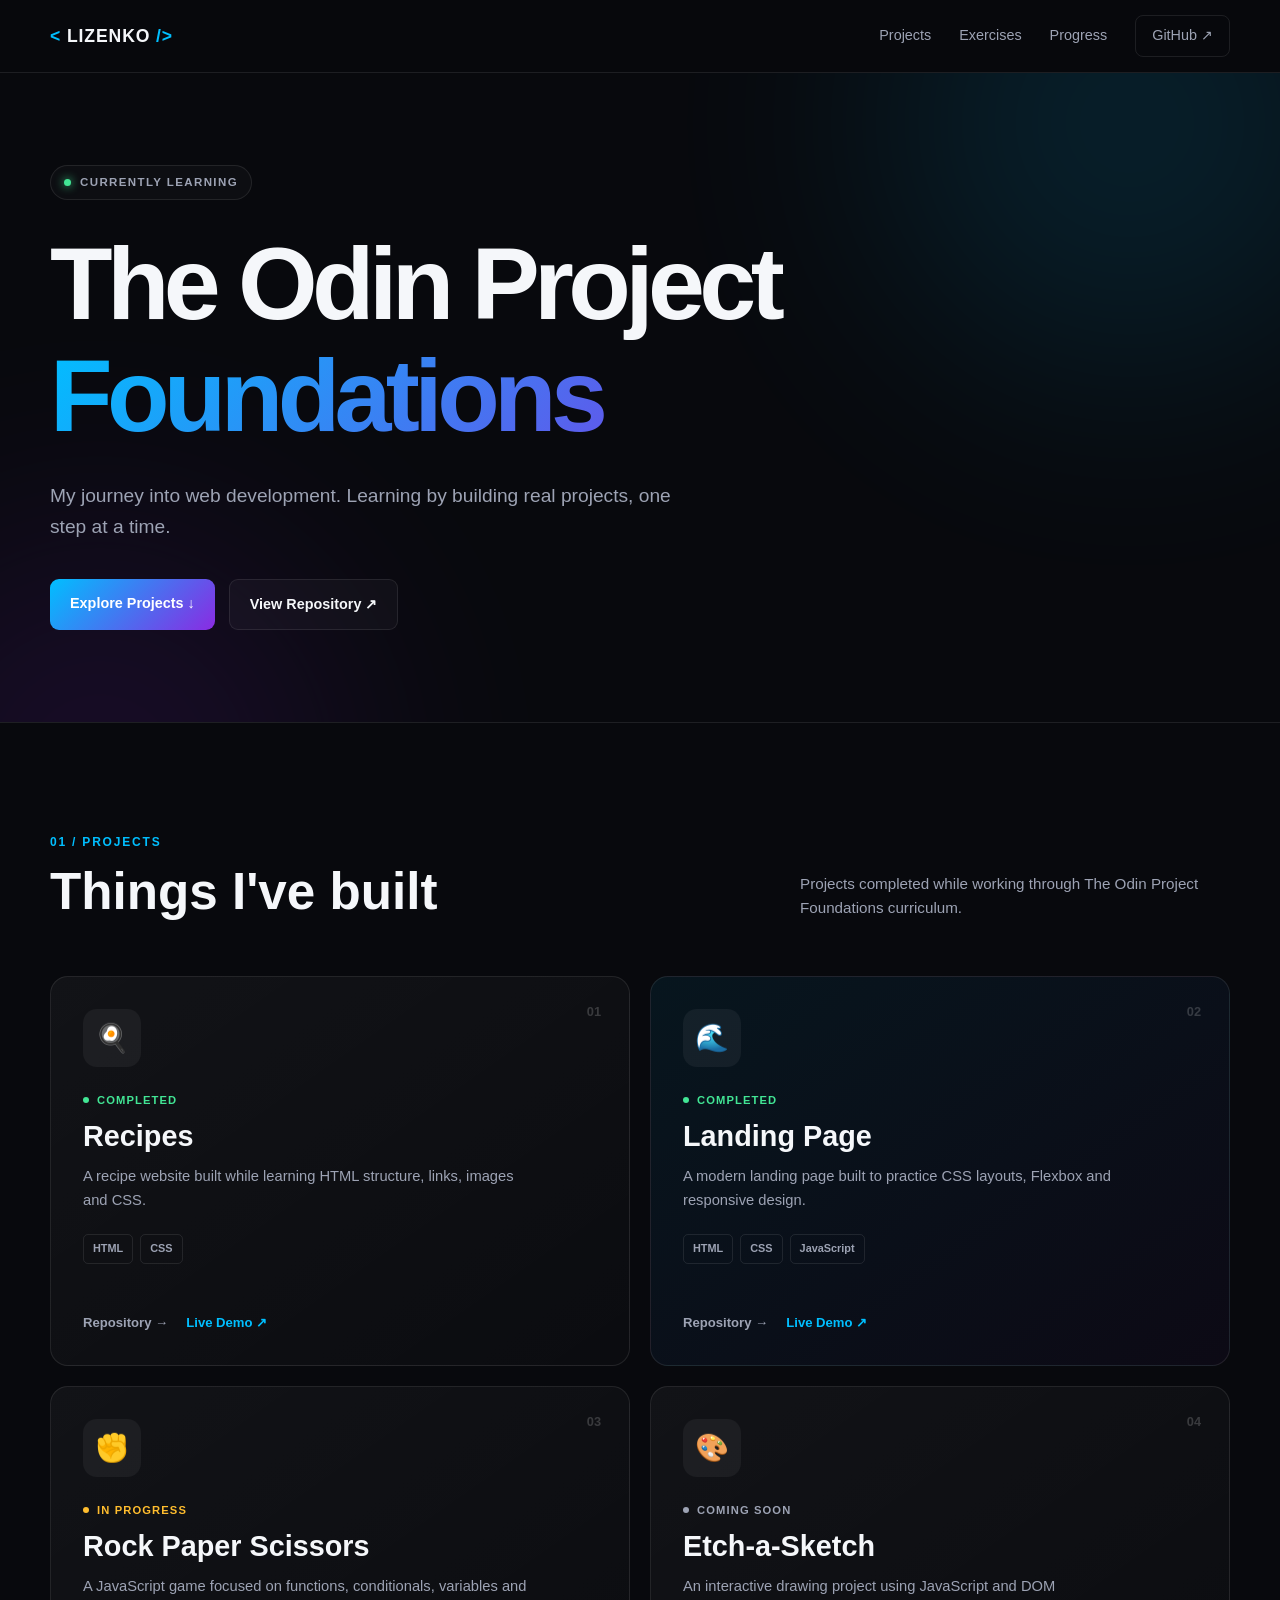
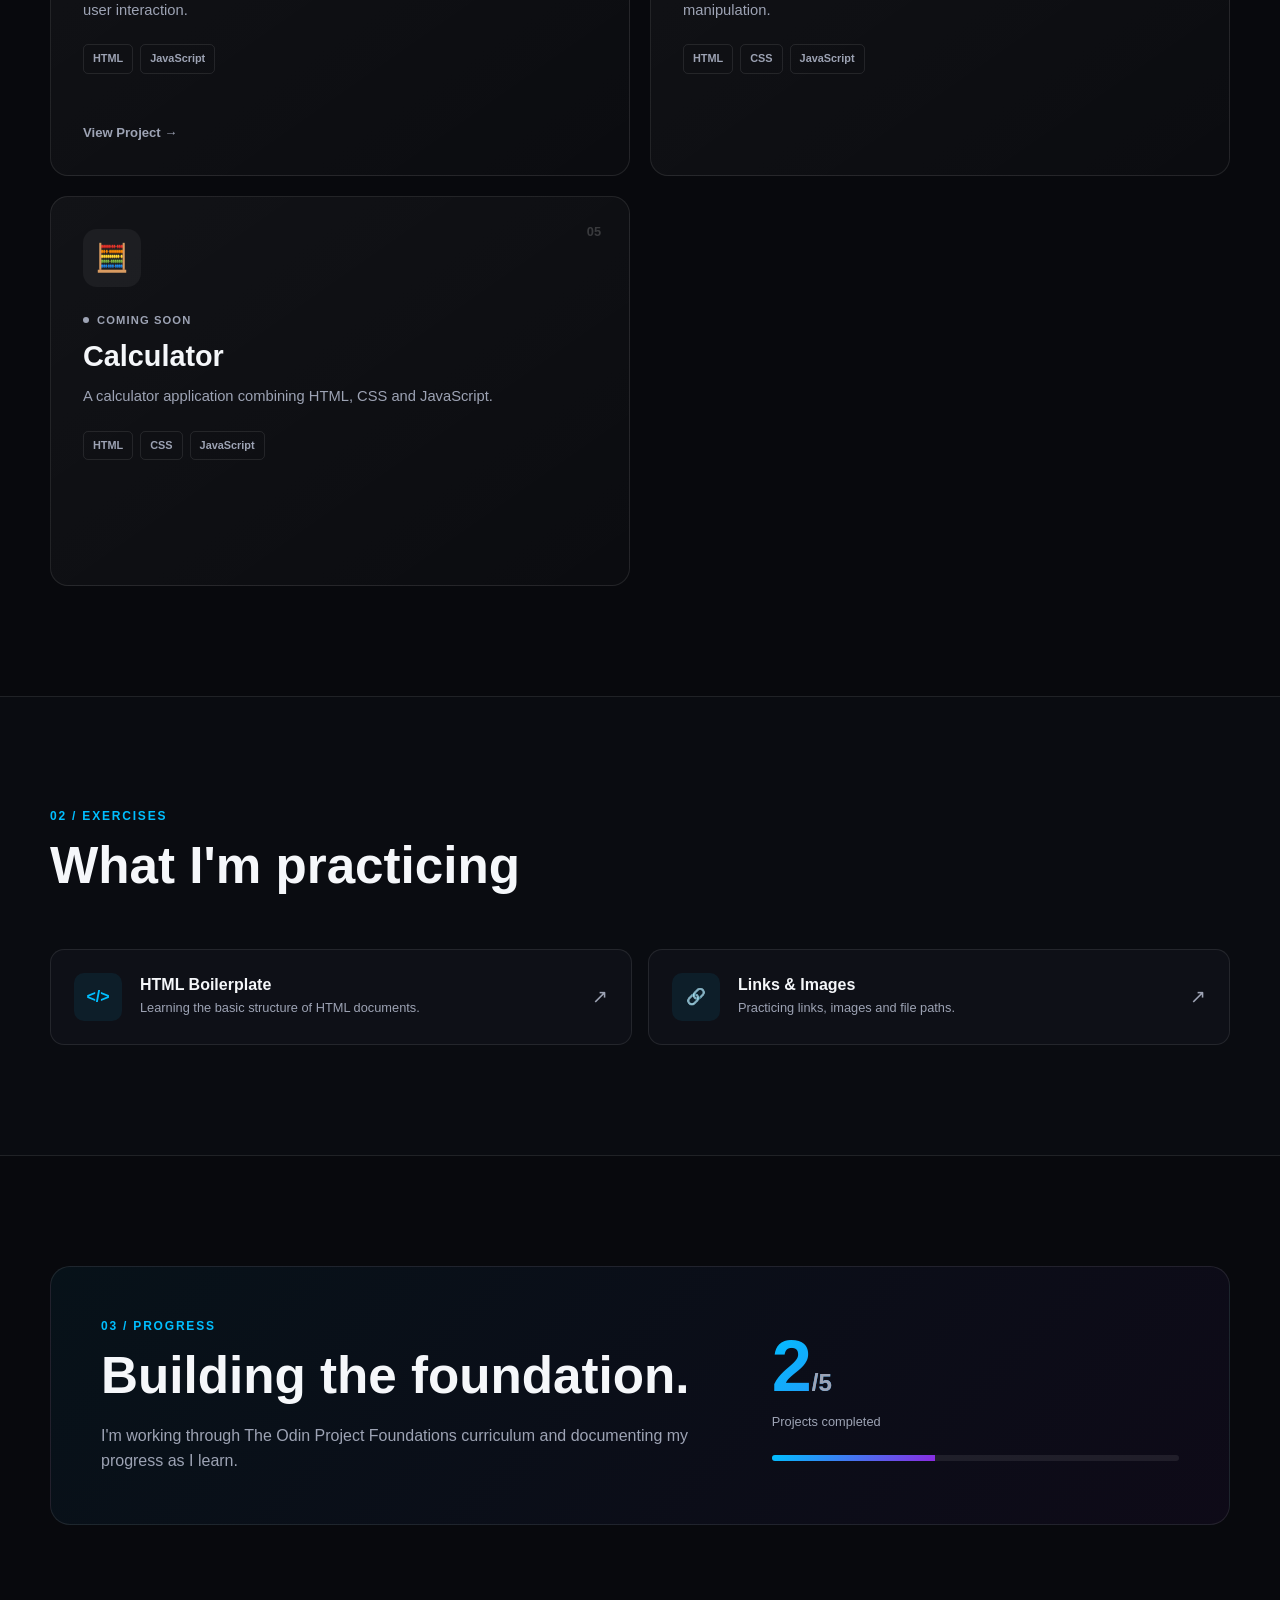
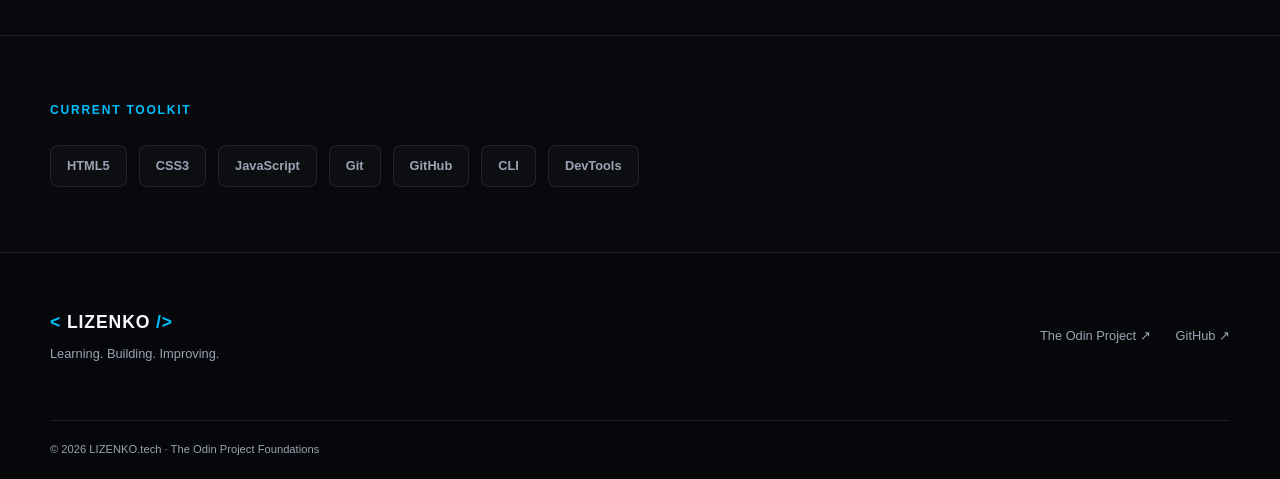
<file: index.html>
<!DOCTYPE html>
<html lang="en">

<head>
    <meta charset="UTF-8">
    <meta name="viewport" content="width=device-width, initial-scale=1.0">

    <title>The Odin Project — Foundations | LIZENKO.tech</title>

    <meta name="description" content="LIZENKO.tech — My journey through The Odin Project Foundations course.">

    <link rel="stylesheet" href="style.css">
</head>

<body>

    <!-- ==================== NAVIGATION ==================== -->

    <nav class="navbar">
        <div class="container nav-content">

            <a href="./" class="logo">
                <span class="logo-bracket">&lt;</span>
                LIZENKO
                <span class="logo-bracket">/&gt;</span>
            </a>

            <div class="nav-links">
                <a href="#projects">Projects</a>
                <a href="#exercises">Exercises</a>
                <a href="#progress">Progress</a>

                <a href="https://github.com/lizenkotech" target="_blank" rel="noopener noreferrer" class="github-link">
                    GitHub ↗
                </a>
            </div>

        </div>
    </nav>


    <!-- ==================== HERO ==================== -->

    <header class="hero">

        <div class="hero-glow glow-one"></div>
        <div class="hero-glow glow-two"></div>

        <div class="container hero-content">

            <div class="eyebrow">
                <span class="status-dot"></span>
                CURRENTLY LEARNING
            </div>

            <h1>
                The Odin Project
                <span>Foundations</span>
            </h1>

            <p class="hero-text">
                My journey into web development.
                Learning by building real projects,
                one step at a time.
            </p>

            <div class="hero-buttons">

                <a href="#projects" class="button primary">
                    Explore Projects ↓
                </a>

                <a href="https://github.com/lizenkotech/odin-foundations" target="_blank" rel="noopener noreferrer"
                    class="button secondary">
                    View Repository ↗
                </a>

            </div>

        </div>

    </header>


    <!-- ==================== MAIN ==================== -->

    <main>


        <!-- ==================== PROJECTS ==================== -->

        <section id="projects" class="section">

            <div class="container">

                <div class="section-heading">

                    <div>
                        <p class="section-label">01 / PROJECTS</p>

                        <h2>
                            Things I've built
                        </h2>
                    </div>

                    <p class="section-description">
                        Projects completed while working through
                        The Odin Project Foundations curriculum.
                    </p>

                </div>


                <div class="project-grid">


                    <!-- RECIPES -->

                    <article class="project-card completed">

                        <div class="project-number">
                            01
                        </div>

                        <div class="project-icon">
                            🍳
                        </div>

                        <div class="project-content">

                            <div class="project-status">
                                <span></span>
                                COMPLETED
                            </div>

                            <h3>
                                Recipes
                            </h3>

                            <p>
                                A recipe website built while learning
                                HTML structure, links, images and CSS.
                            </p>

                            <div class="tech-stack">
                                <span>HTML</span>
                                <span>CSS</span>
                            </div>

                        </div>

                        <div class="project-links">

                            <a href="./01-Project-Recipes/" class="project-link">
                                Repository →
                            </a>

                            <a href="./01-Project-Recipes/index.html" class="project-link live">
                                Live Demo ↗
                            </a>

                        </div>

                    </article>


                    <!-- LANDING PAGE -->

                    <article class="project-card completed featured">

                        <div class="project-number">
                            02
                        </div>

                        <div class="project-icon">
                            🌊
                        </div>

                        <div class="project-content">

                            <div class="project-status">
                                <span></span>
                                COMPLETED
                            </div>

                            <h3>
                                Landing Page
                            </h3>

                            <p>
                                A modern landing page built to practice
                                CSS layouts, Flexbox and responsive design.
                            </p>

                            <div class="tech-stack">
                                <span>HTML</span>
                                <span>CSS</span>
                                <span>JavaScript</span>
                            </div>

                        </div>

                        <div class="project-links">

                            <a href="./02-Project-Landing-Page/" class="project-link">
                                Repository →
                            </a>

                            <a href="./02-Project-Landing-Page/index.html" class="project-link live">
                                Live Demo ↗
                            </a>

                        </div>

                    </article>


                    <!-- ROCK PAPER SCISSORS -->

                    <article class="project-card in-progress">

                        <div class="project-number">
                            03
                        </div>

                        <div class="project-icon">
                            ✊
                        </div>

                        <div class="project-content">

                            <div class="project-status progress-status">
                                <span></span>
                                IN PROGRESS
                            </div>

                            <h3>
                                Rock Paper Scissors
                            </h3>

                            <p>
                                A JavaScript game focused on functions,
                                conditionals, variables and user interaction.
                            </p>

                            <div class="tech-stack">
                                <span>HTML</span>
                                <span>JavaScript</span>
                            </div>

                        </div>

                        <div class="project-links">

                            <a href="./03-Project-Rock-Paper-Scissors/" class="project-link">
                                View Project →
                            </a>

                        </div>

                    </article>


                    <!-- ETCH A SKETCH -->

                    <article class="project-card upcoming">

                        <div class="project-number">
                            04
                        </div>

                        <div class="project-icon">
                            🎨
                        </div>

                        <div class="project-content">

                            <div class="project-status upcoming-status">
                                <span></span>
                                COMING SOON
                            </div>

                            <h3>
                                Etch-a-Sketch
                            </h3>

                            <p>
                                An interactive drawing project using
                                JavaScript and DOM manipulation.
                            </p>

                            <div class="tech-stack">
                                <span>HTML</span>
                                <span>CSS</span>
                                <span>JavaScript</span>
                            </div>

                        </div>

                    </article>


                    <!-- CALCULATOR -->

                    <article class="project-card upcoming">

                        <div class="project-number">
                            05
                        </div>

                        <div class="project-icon">
                            🧮
                        </div>

                        <div class="project-content">

                            <div class="project-status upcoming-status">
                                <span></span>
                                COMING SOON
                            </div>

                            <h3>
                                Calculator
                            </h3>

                            <p>
                                A calculator application combining
                                HTML, CSS and JavaScript.
                            </p>

                            <div class="tech-stack">
                                <span>HTML</span>
                                <span>CSS</span>
                                <span>JavaScript</span>
                            </div>

                        </div>

                    </article>


                </div>

            </div>

        </section>


        <!-- ==================== EXERCISES ==================== -->

        <section id="exercises" class="section exercises-section">

            <div class="container">

                <div class="section-heading">

                    <div>
                        <p class="section-label">02 / EXERCISES</p>

                        <h2>
                            What I'm practicing
                        </h2>
                    </div>

                </div>


                <div class="exercise-grid">

                    <a href="./html-boilerplate/" class="exercise-card">
                        <span class="exercise-icon">
                            &lt;/&gt;
                        </span>

                        <div>
                            <h3>HTML Boilerplate</h3>
                            <p>
                                Learning the basic structure of HTML documents.
                            </p>
                        </div>

                        <span class="arrow">↗</span>
                    </a>


                    <a href="./odin-links-and-images/" class="exercise-card">
                        <span class="exercise-icon">
                            🔗
                        </span>

                        <div>
                            <h3>Links & Images</h3>
                            <p>
                                Practicing links, images and file paths.
                            </p>
                        </div>

                        <span class="arrow">↗</span>
                    </a>


                </div>

            </div>

        </section>


        <!-- ==================== PROGRESS ==================== -->

        <section id="progress" class="section progress-section">

            <div class="container">

                <div class="progress-box">

                    <div class="progress-info">

                        <p class="section-label">
                            03 / PROGRESS
                        </p>

                        <h2>
                            Building the foundation.
                        </h2>

                        <p>
                            I'm working through The Odin Project Foundations
                            curriculum and documenting my progress as I learn.
                        </p>

                    </div>


                    <div class="progress-stat">

                        <div class="progress-number">
                            2<span>/5</span>
                        </div>

                        <p>
                            Projects completed
                        </p>

                        <div class="progress-bar">
                            <div class="progress-fill"></div>
                        </div>

                    </div>

                </div>

            </div>

        </section>


        <!-- ==================== TECHNOLOGIES ==================== -->

        <section class="technologies">

            <div class="container">

                <p class="section-label">
                    CURRENT TOOLKIT
                </p>

                <div class="tech-list">

                    <span>HTML5</span>
                    <span>CSS3</span>
                    <span>JavaScript</span>
                    <span>Git</span>
                    <span>GitHub</span>
                    <span>CLI</span>
                    <span>DevTools</span>

                </div>

            </div>

        </section>


    </main>


    <!-- ==================== FOOTER ==================== -->

    <footer>

        <div class="container footer-content">

            <div>

                <a href="./" class="logo">
                    <span class="logo-bracket">&lt;</span>
                    LIZENKO
                    <span class="logo-bracket">/&gt;</span>
                </a>

                <p>
                    Learning. Building. Improving.
                </p>

            </div>


            <div class="footer-links">

                <a href="https://www.theodinproject.com/paths/foundations" target="_blank" rel="noopener noreferrer">
                    The Odin Project ↗
                </a>

                <a href="https://github.com/lizenkotech" target="_blank" rel="noopener noreferrer">
                    GitHub ↗
                </a>

            </div>

        </div>


        <div class="container copyright">

            <p>
                © 2026 LIZENKO.tech · The Odin Project Foundations
            </p>

        </div>

    </footer>


</body>

</html>
</file>
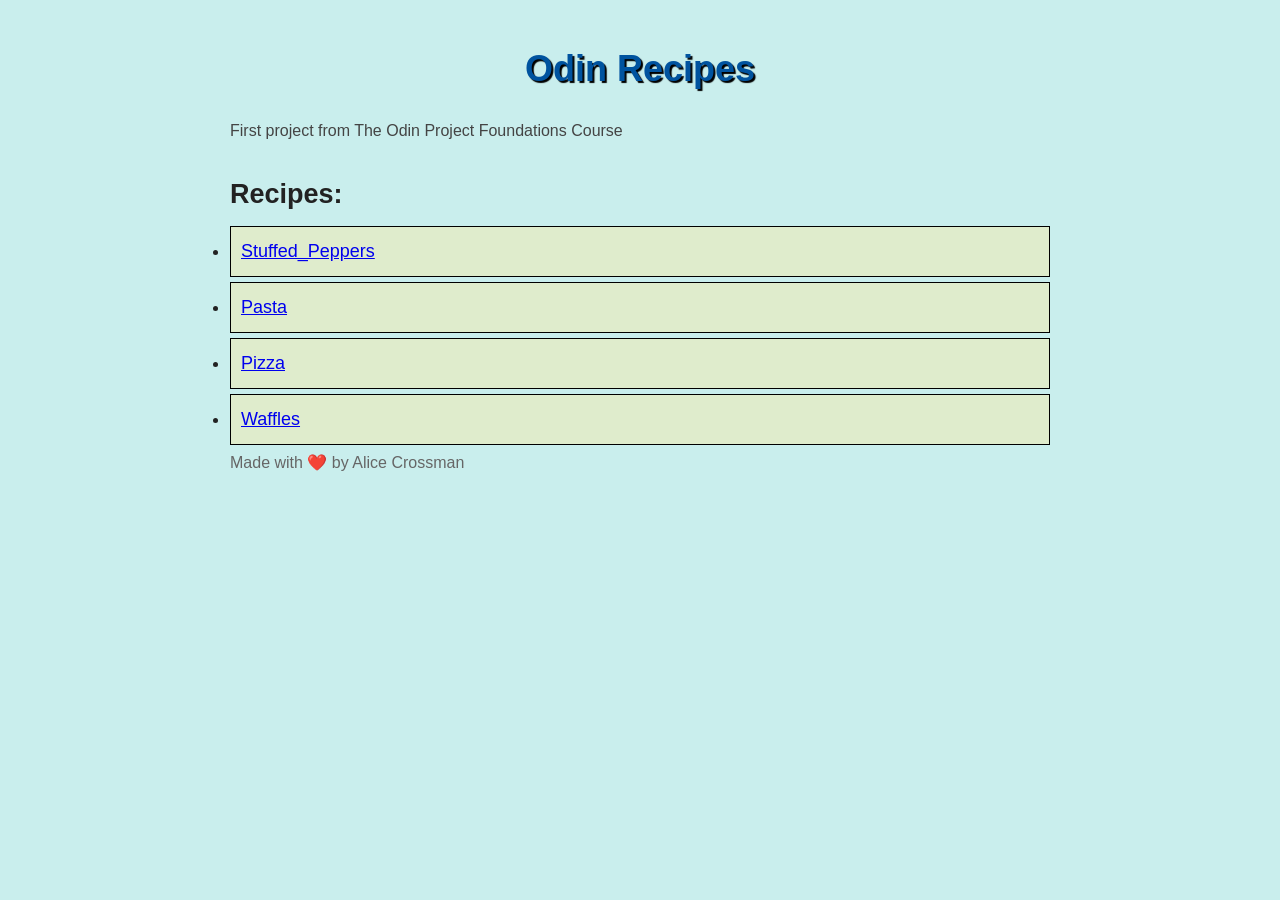
<file: 01-Project-Recipes/index.html>
<!DOCTYPE html>
<html>

<head>
    <meta charset="UTF-8">
    <title>Recipes</title>
    <link rel="stylesheet" href="style.css">
</head>

<body>

    <h1 class="white-text-with-blue-shadow">Odin Recipes</h1>
    <p class="subtitle">First project from The Odin Project Foundations Course</p>
    <h2>Recipes:</h2>
    <ul>
        <li><a href="recipes/Stuffed_Peppers.html">Stuffed_Peppers</a></li>
        <li><a href="recipes/pasta.html">Pasta</a></li>
        <li><a href="recipes/pizza.html">Pizza</a></li>
        <li><a href="recipes/Waffles.html">Waffles</a></li>


    </ul>
    <!-- index.html -->

    <footer class="footer">
        <p>Made with ❤️ by Alice Crossman</p>
    </footer>
</body>

</html>
</file>
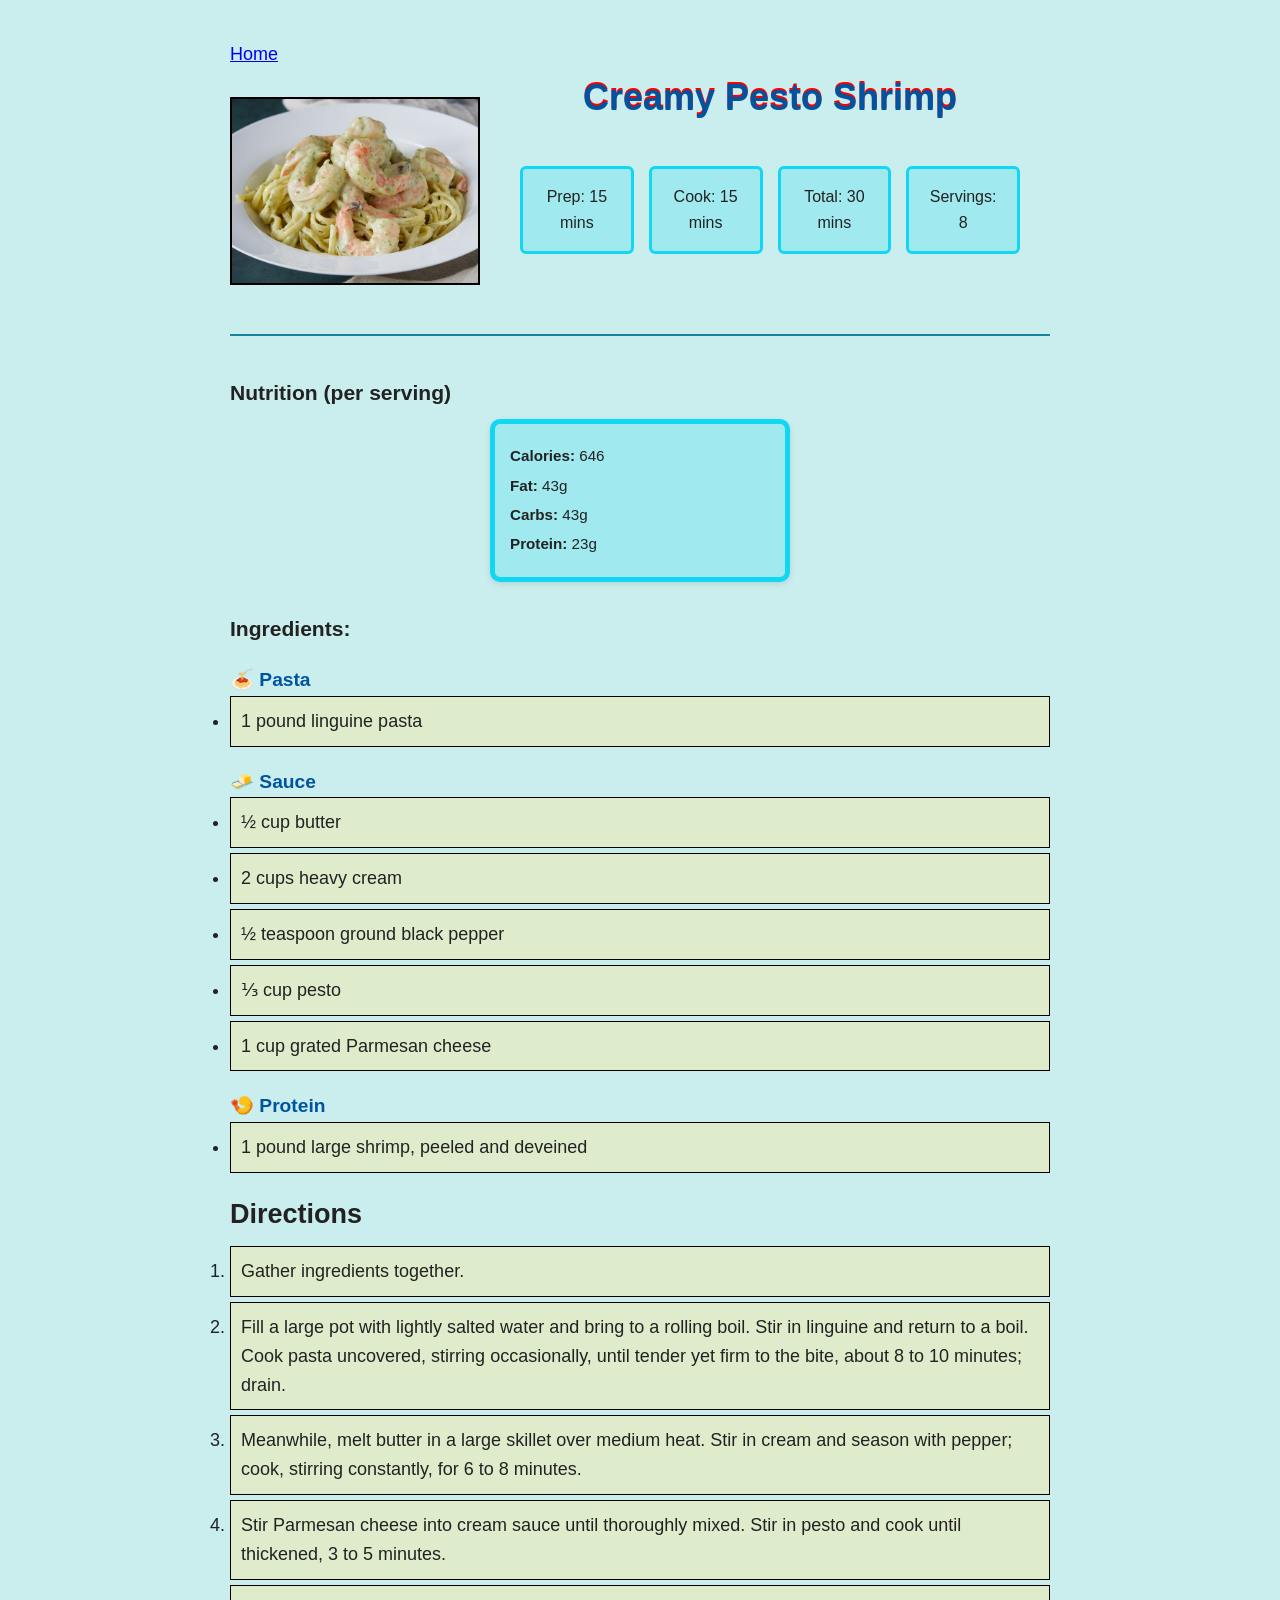
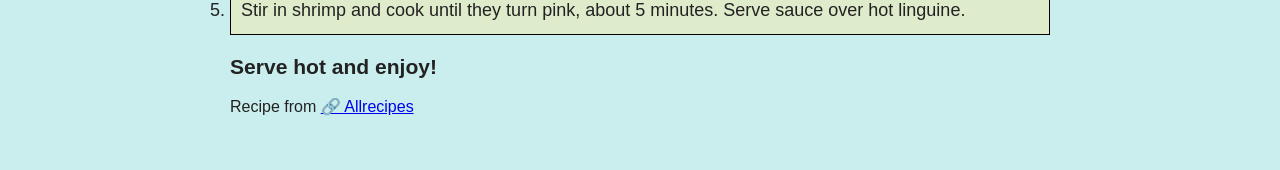
<file: 01-Project-Recipes/recipes/pasta.html>
<!DOCTYPE html>
<html lang="en">

<head>
    <meta charset="utf-8">
    <title>Creamy Pesto Shrimp</title>
    <link rel="stylesheet" href="../style.css">
</head>

<body>
    <a href="../index.html">Home</a>

    <!-- HEADER -->
    <div class="recipe-header">

        <div class="recipe-image">
            <img src="../images/pesto-shrimp.jpg" alt="Creamy pesto shrimp">
        </div>

        <div class="recipe-info">
            <h1 class="red-text-shadow">Creamy Pesto Shrimp</h1>

            <section class="card">
                <p>Prep: 15 mins</p>
                <p>Cook: 15 mins</p>
                <p>Total: 30 mins</p>
                <p>Servings: 8</p>
            </section>
        </div>
    </div>

    </div>
    <h3>Nutrition (per serving)</h3>

    <div class="nutrition-box">
        <p><strong>Calories:</strong> 646</p>
        <p><strong>Fat:</strong> 43g</p>
        <p><strong>Carbs:</strong> 43g</p>
        <p><strong>Protein:</strong> 23g</p>
    </div>

    <h3>Ingredients:</h3>

    <h4>🍝 Pasta</h4>
    <ul>
        <li>1 pound linguine pasta</li>
    </ul>

    <h4>🧈 Sauce</h4>
    <ul>
        <li>½ cup butter</li>
        <li>2 cups heavy cream</li>
        <li>½ teaspoon ground black pepper</li>
        <li>⅓ cup pesto</li>
        <li>1 cup grated Parmesan cheese</li>
    </ul>

    <h4>🍤 Protein</h4>
    <ul>
        <li>1 pound large shrimp, peeled and deveined</li>
    </ul>
    <!-- DIRECTIONS -->
    <h2>Directions</h2>

    <ol>
        <li>Gather ingredients together.</li>

        <li>
            Fill a large pot with lightly salted water and bring to a rolling boil.
            Stir in linguine and return to a boil.
            Cook pasta uncovered, stirring occasionally, until tender yet firm to the bite,
            about 8 to 10 minutes; drain.
        </li>

        <li>
            Meanwhile, melt butter in a large skillet over medium heat.
            Stir in cream and season with pepper; cook, stirring constantly, for 6 to 8 minutes.
        </li>

        <li>
            Stir Parmesan cheese into cream sauce until thoroughly mixed.
            Stir in pesto and cook until thickened, 3 to 5 minutes.
        </li>

        <li>
            Stir in shrimp and cook until they turn pink, about 5 minutes.
            Serve sauce over hot linguine.
        </li>
    </ol>

    <h3>Serve hot and enjoy!</h3>
    <p>
        Recipe from
        <a href="https://www.allrecipes.com/recipe/11808/creamy-pesto-shrimp/" target="_blank"
            rel="noopener noreferrer">
            🔗 Allrecipes
        </a>
    </p>

</body>

</html>
</file>
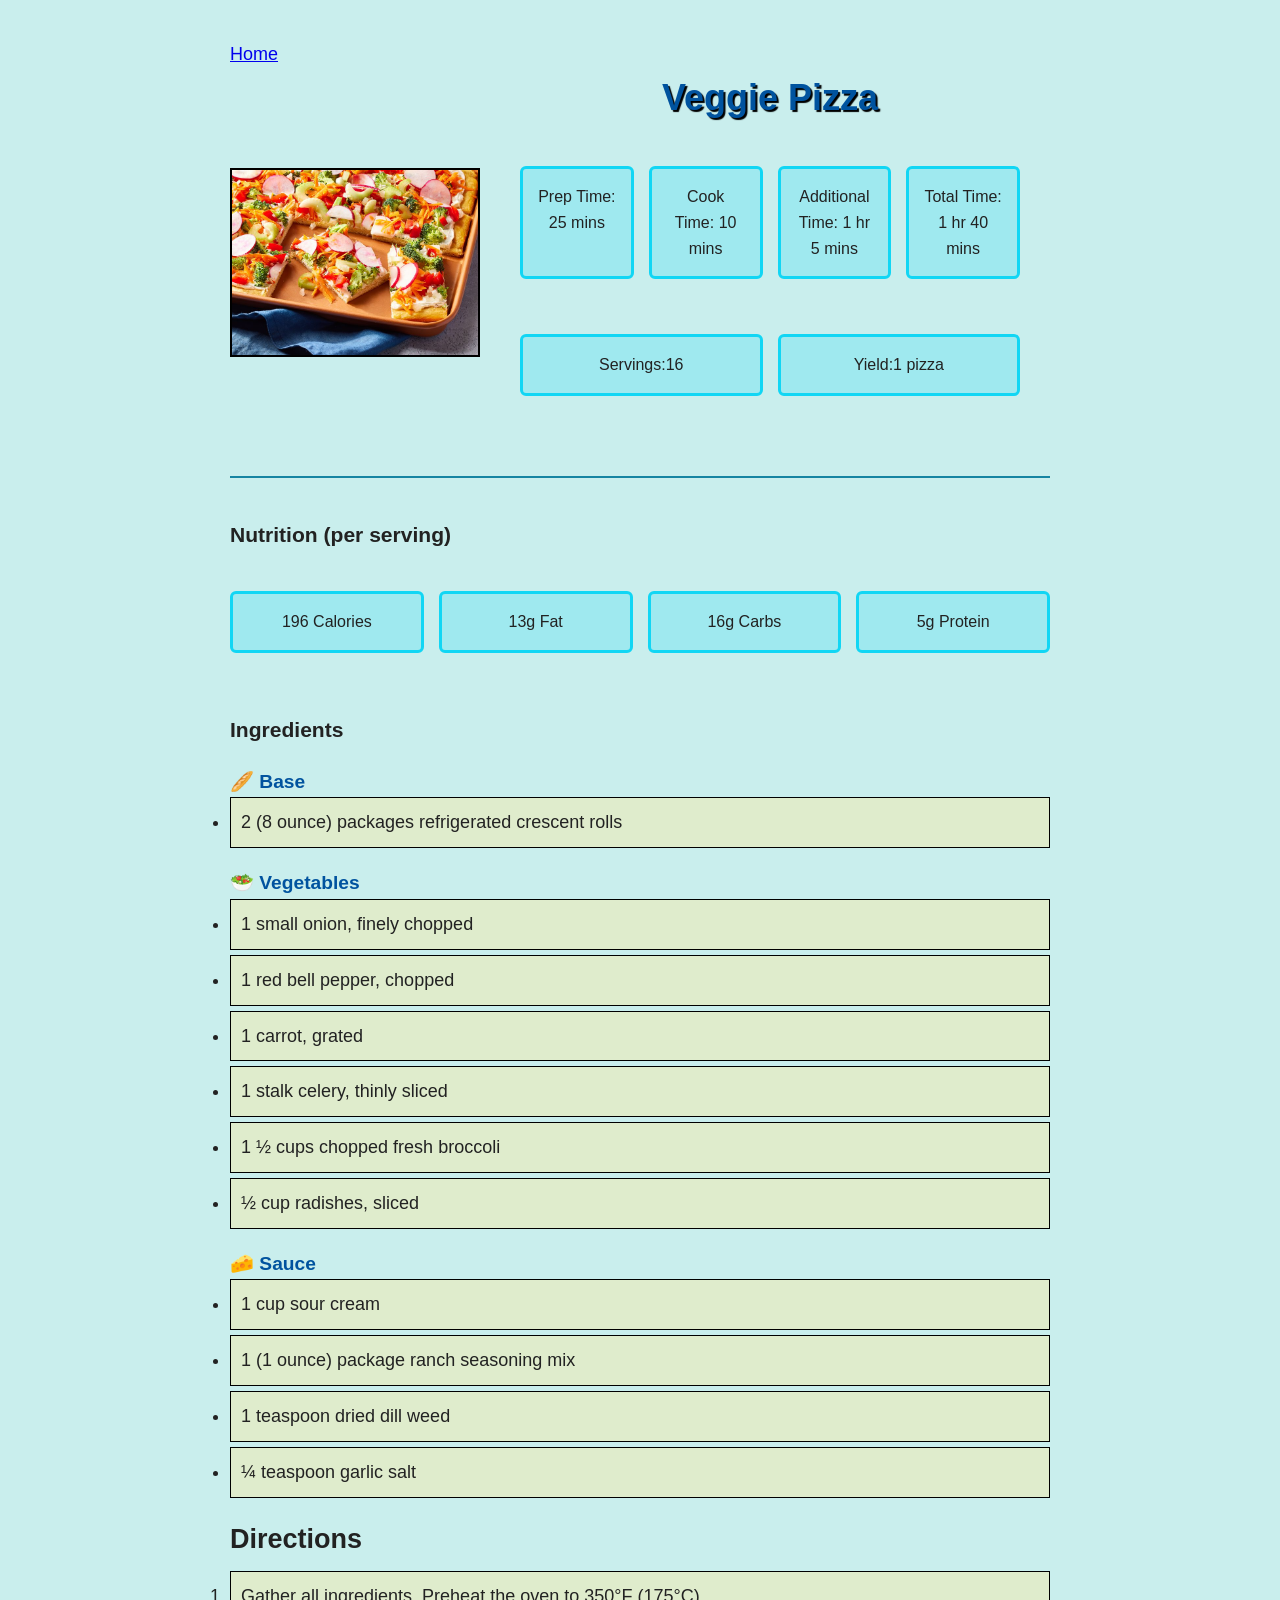
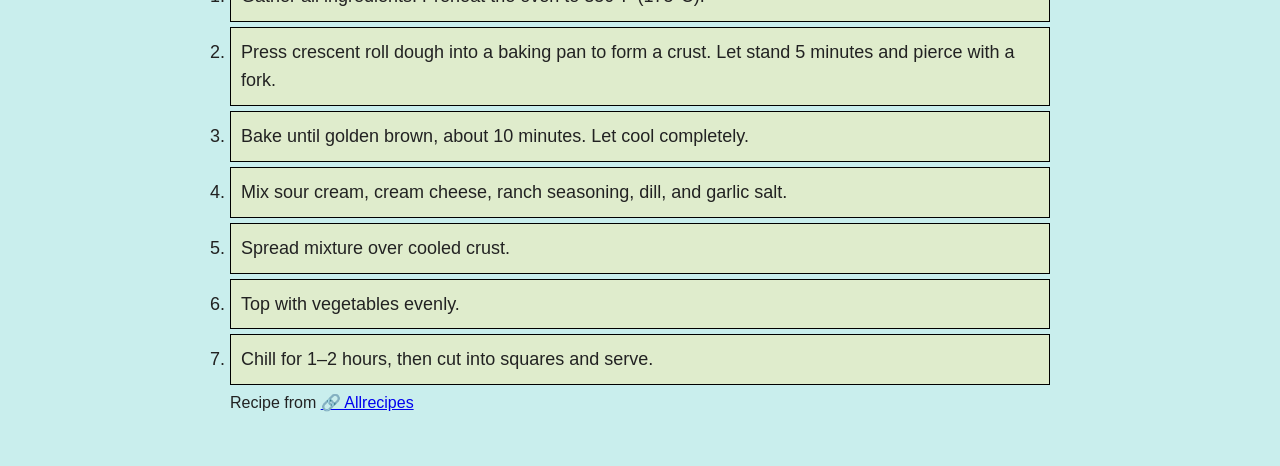
<file: 01-Project-Recipes/recipes/pizza.html>
<!DOCTYPE html>
<html lang="en">

<head>
    <meta charset="UTF-8">
    <title>Veggie Pizza</title>
    <link rel="stylesheet" href="../style.css">
</head>

<body>
    <a href="../index.html">Home</a>

    <!-- HEADER -->
    <div class="recipe-header">

        <div class="recipe-image">
            <img src="../images/Veggie-Pizza.jpg" alt="Veggie Pizza">
        </div>

        <div class="recipe-info">
            <h1>Veggie Pizza</h1>
            <section class="card">
                <p>Prep Time: 25 mins</p>
                <p>Cook Time: 10 mins</p>
                <p>Additional Time: 1 hr 5 mins</p>
                <p>Total Time: 1 hr 40 mins</p>
                <p>Servings:16</p>
                <p>Yield:1 pizza</p>
            </section>
        </div>
    </div>
    <h3>Nutrition (per serving)</h3>
    <section class="card">
        <p>196 Calories</p>
        <p>13g Fat</p>
        <p>16g Carbs</p>
        <p>5g Protein</p>
    </section>
    </div>

    </div>

    <!-- INGREDIENTS (same style as pasta) -->
    <h3>Ingredients</h3>

    <h4>🥖 Base</h4>
    <ul>
        <li>2 (8 ounce) packages refrigerated crescent rolls</li>
    </ul>

    <h4>🥗 Vegetables</h4>
    <ul>
        <li>1 small onion, finely chopped</li>
        <li>1 red bell pepper, chopped</li>
        <li>1 carrot, grated</li>
        <li>1 stalk celery, thinly sliced</li>
        <li>1 ½ cups chopped fresh broccoli</li>
        <li>½ cup radishes, sliced</li>
    </ul>

    <h4>🧀 Sauce</h4>
    <ul>
        <li>1 cup sour cream</li>
        <li>1 (1 ounce) package ranch seasoning mix</li>
        <li>1 teaspoon dried dill weed</li>
        <li>¼ teaspoon garlic salt</li>
    </ul>

    <!-- DIRECTIONS -->
    <h2>Directions</h2>

    <ol>
        <li>Gather all ingredients. Preheat the oven to 350°F (175°C).</li>
        <li>Press crescent roll dough into a baking pan to form a crust. Let stand 5 minutes and pierce with a fork.
        </li>
        <li>Bake until golden brown, about 10 minutes. Let cool completely.</li>
        <li>Mix sour cream, cream cheese, ranch seasoning, dill, and garlic salt.</li>
        <li>Spread mixture over cooled crust.</li>
        <li>Top with vegetables evenly.</li>
        <li>Chill for 1–2 hours, then cut into squares and serve.</li>
    </ol>
    <p>
        Recipe from
        <a href="https://www.allrecipes.com/recipe/15022/veggie-pizza/" target="_blank" rel="noopener noreferrer">
            🔗 Allrecipes
        </a>
    </p>
</body>

</html>
</file>
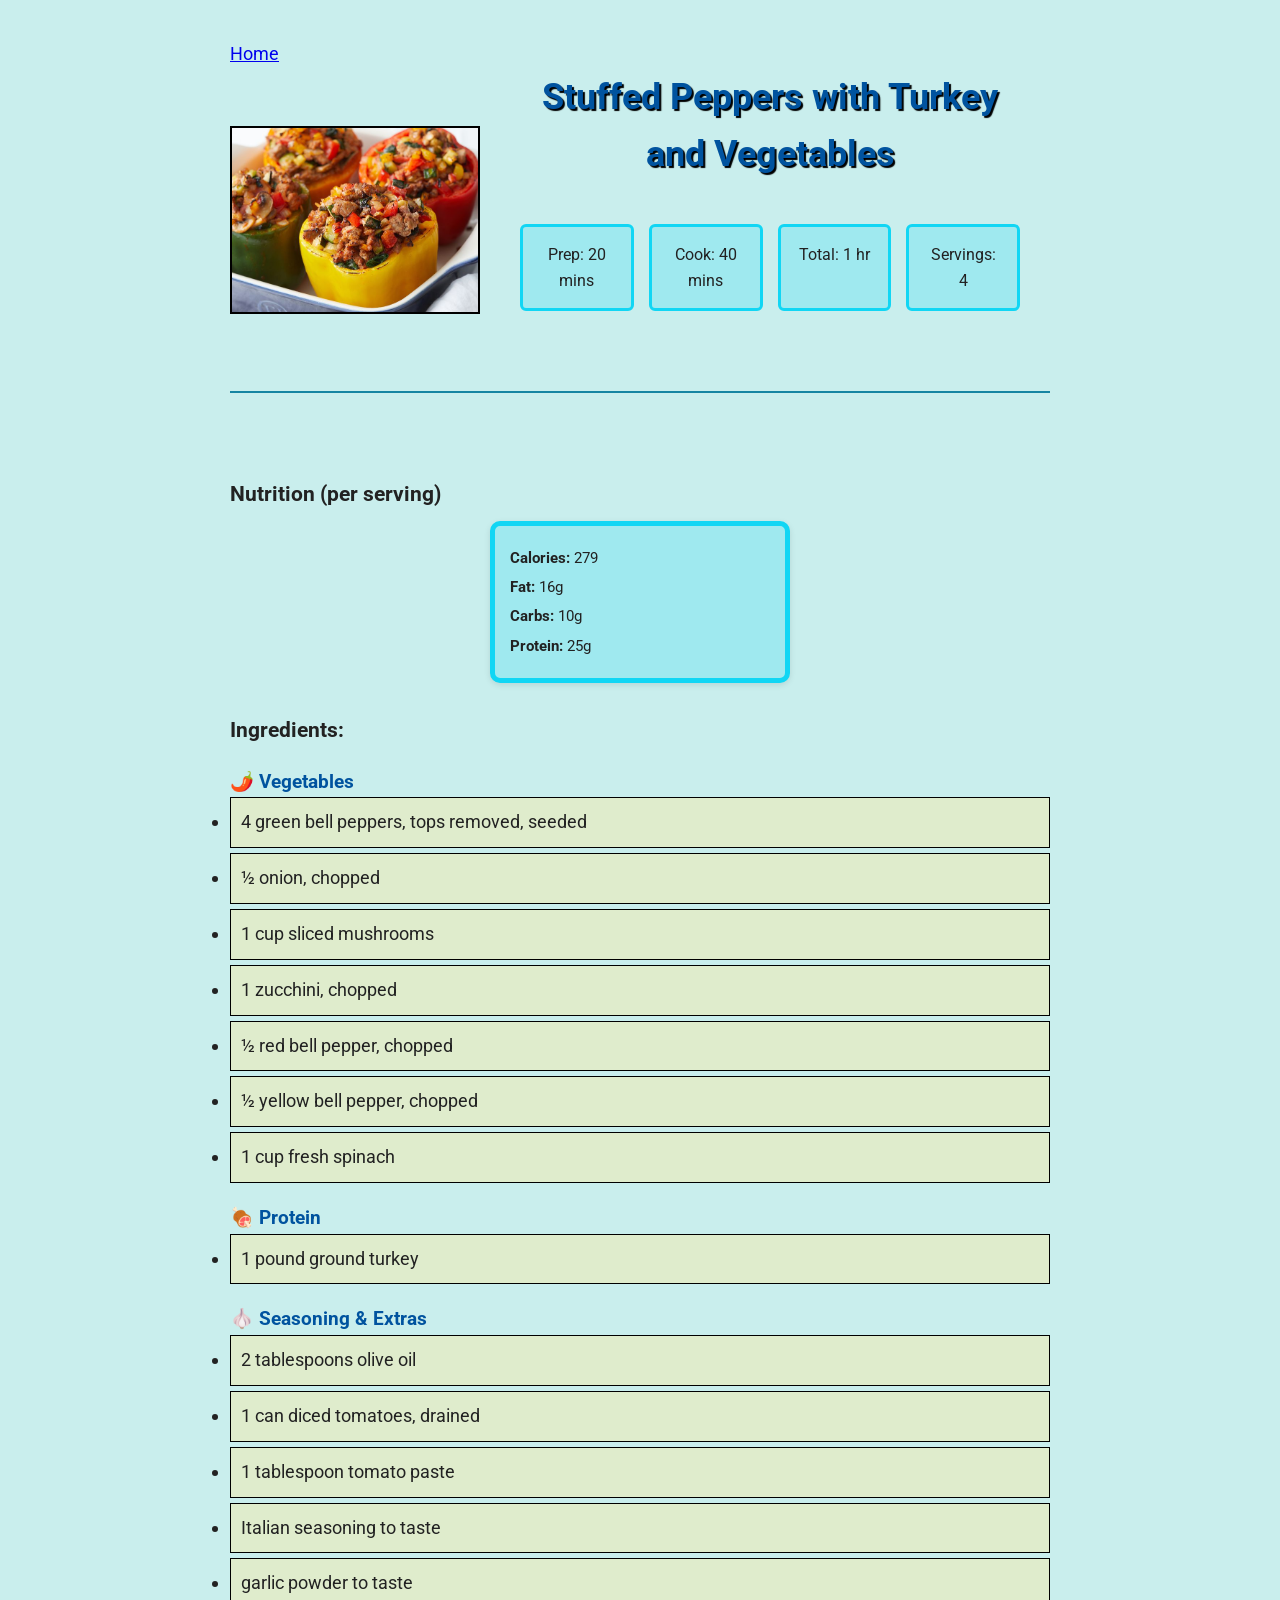
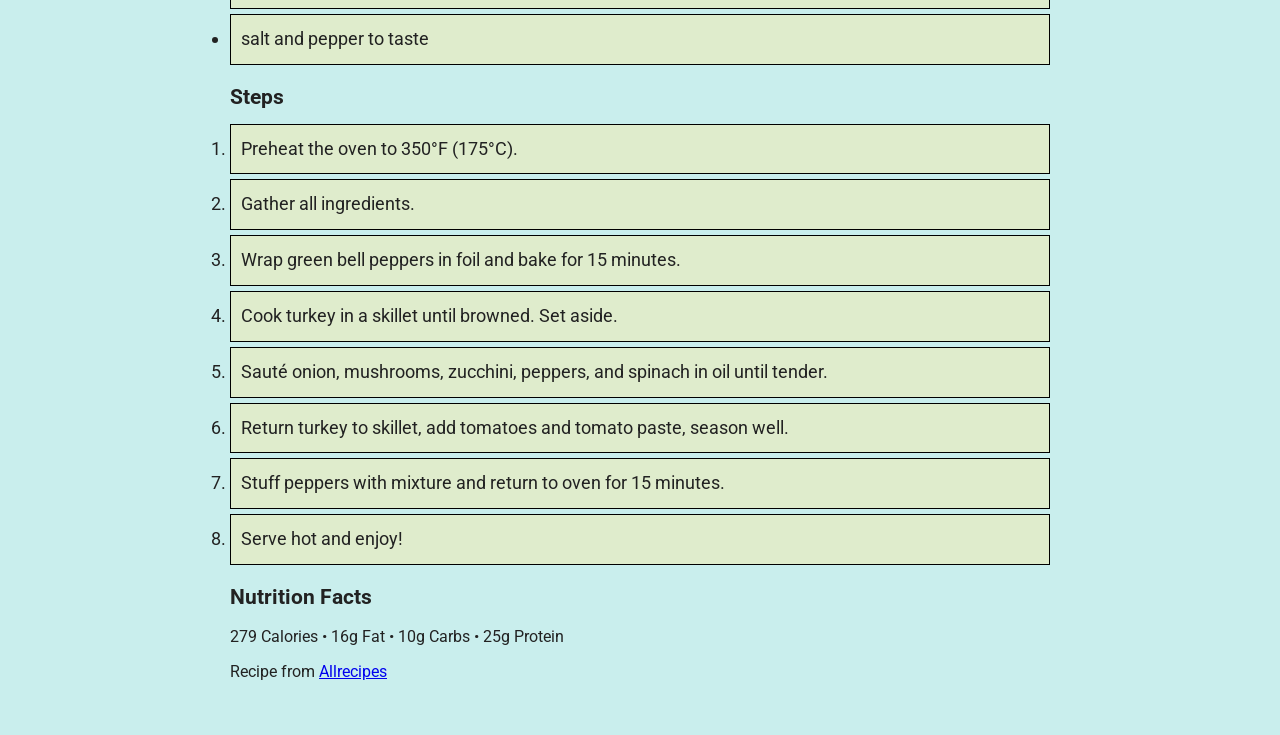
<file: 01-Project-Recipes/recipes/Stuffed_Peppers.html>
<!DOCTYPE html>
<html lang="en">

<head>
    <title>Stuffed Peppers with Turkey and Vegetables</title>
    <meta charset="UTF-8">
    <link rel="stylesheet" href="../style.css">
    <link rel="preconnect" href="https://fonts.googleapis.com" />
    <link rel="preconnect" href="https://fonts.gstatic.com" crossorigin />
    <link href="https://fonts.googleapis.com/css2?family=Roboto:ital,wght@0,100..900;1,100..900&display=swap"
        rel="stylesheet" />


</head>

<body>
    <a href="../index.html">Home</a>

    <div class="recipe-header">

        <div class="recipe-image">
            <img src="../images/Stuffed-Peppers.jpg" alt="Stuffed-Peppers">
        </div>


        <div class="recipe-info">
            <h1>Stuffed Peppers with Turkey and Vegetables</h1>

            <section class="card">
                <p>Prep: 20 mins</p>
                <p>Cook: 40 mins</p>
                <p>Total: 1 hr</p>
                <p>Servings: 4</p>
            </section>
        </div>
    </div>
    <br>
    <h3>Nutrition (per serving)</h3>

    <div class="nutrition-box">
        <p><strong>Calories:</strong> 279</p>
        <p><strong>Fat:</strong> 16g</p>
        <p><strong>Carbs:</strong> 10g</p>
        <p><strong>Protein:</strong> 25g</p>
    </div>

    </div>
    <h3>Ingredients:</h3>

    <h4>🌶️ Vegetables</h4>
    <ul>
        <li>4 green bell peppers, tops removed, seeded</li>
        <li>½ onion, chopped</li>
        <li>1 cup sliced mushrooms</li>
        <li>1 zucchini, chopped</li>
        <li>½ red bell pepper, chopped</li>
        <li>½ yellow bell pepper, chopped</li>
        <li>1 cup fresh spinach</li>
    </ul>

    <h4>🍖 Protein</h4>
    <ul>
        <li>1 pound ground turkey</li>
    </ul>

    <h4>🧄 Seasoning & Extras</h4>
    <ul>
        <li>2 tablespoons olive oil</li>
        <li>1 can diced tomatoes, drained</li>
        <li>1 tablespoon tomato paste</li>
        <li>Italian seasoning to taste</li>
        <li>garlic powder to taste</li>
        <li>salt and pepper to taste</li>
    </ul>

    <h3>Steps</h3>

    <ol>
        <li>Preheat the oven to 350°F (175°C).</li>
        <li>Gather all ingredients.</li>
        <li>Wrap green bell peppers in foil and bake for 15 minutes.</li>
        <li>Cook turkey in a skillet until browned. Set aside.</li>
        <li>Sauté onion, mushrooms, zucchini, peppers, and spinach in oil until tender.</li>
        <li>Return turkey to skillet, add tomatoes and tomato paste, season well.</li>
        <li>Stuff peppers with mixture and return to oven for 15 minutes.</li>
        <li>Serve hot and enjoy!</li>
    </ol>

    <h3>Nutrition Facts</h3>
    <p>279 Calories • 16g Fat • 10g Carbs • 25g Protein</p>
    <p>
        Recipe from
        <a href="https://www.allrecipes.com/recipe/79805/stuffed-peppers-with-turkey-and-vegetables/" target="_blank"
            rel="noopener noreferrer">
            Allrecipes
        </a>
    </p>
</body>

</html>
</file>
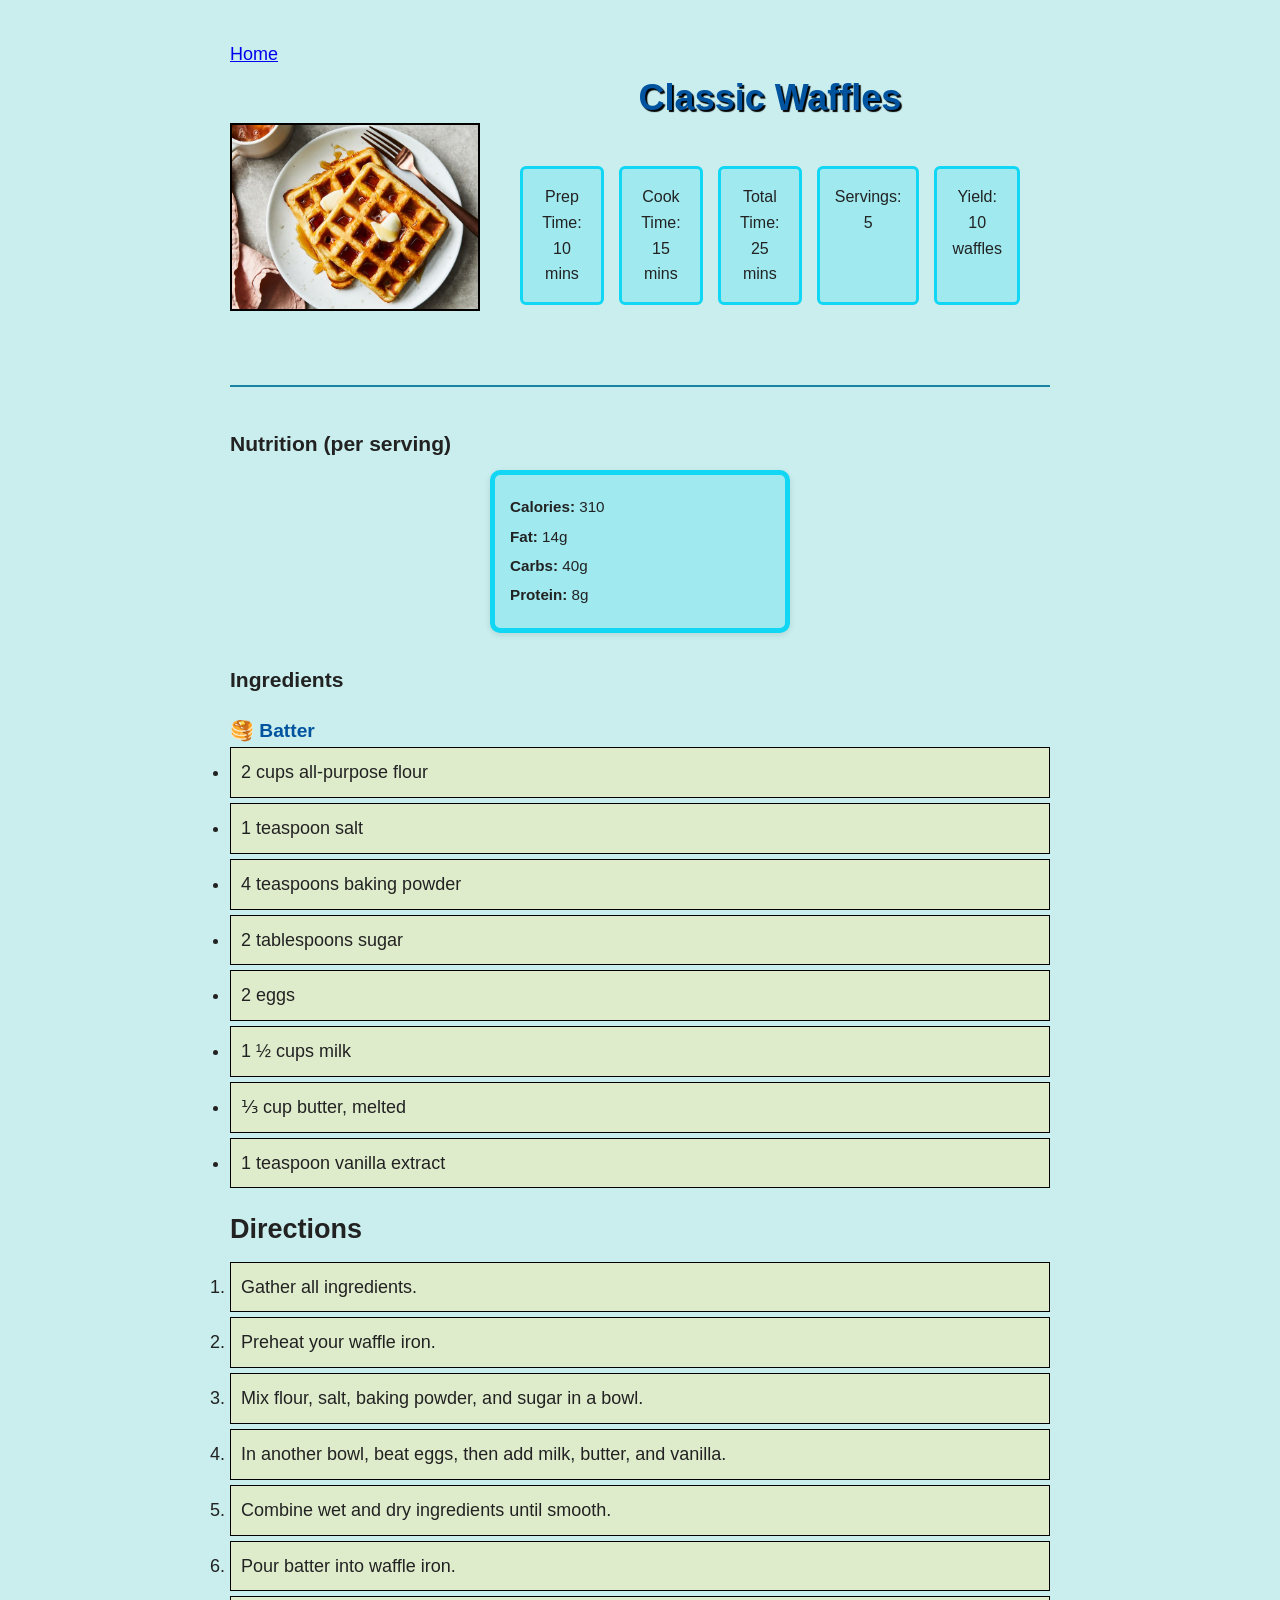
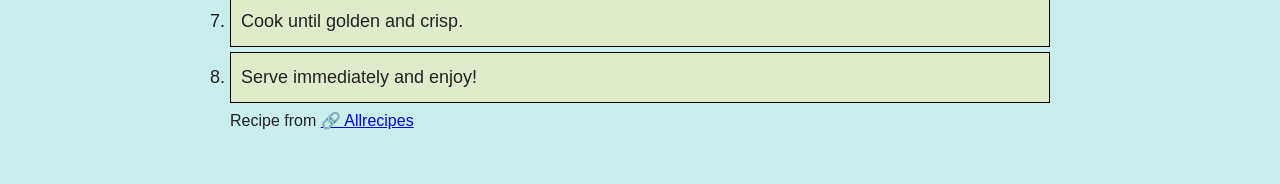
<file: 01-Project-Recipes/recipes/Waffles.html>
<!DOCTYPE html>
<html lang="en">

<head>
    <meta charset="UTF-8">
    <title>Classic Waffles</title>
    <link rel="stylesheet" href="../style.css">
</head>

<body>
    <a href="../index.html">Home</a>

    <!-- HEADER -->
    <div class="recipe-header">

        <div class="recipe-image">
            <img src="../images/Classic-Waffles.jpg" alt="Classic Waffles">
        </div>

        <div class="recipe-info">
            <h1>Classic Waffles</h1>

            <section class="card">
                <p>Prep Time: 10 mins</p>
                <p>Cook Time: 15 mins</p>
                <p>Total Time: 25 mins</p>
                <p>Servings: 5</p>
                <p>Yield: 10 waffles</p>
            </section>
        </div>
    </div>
    <h3>Nutrition (per serving)</h3>

    <div class="nutrition-box">
        <p><strong>Calories:</strong> 310</p>
        <p><strong>Fat:</strong> 14g</p>
        <p><strong>Carbs:</strong> 40g</p>
        <p><strong>Protein:</strong> 8g</p>
    </div>

    <!-- INGREDIENTS -->
    <h3>Ingredients</h3>

    <h4>🥞 Batter</h4>
    <ul>
        <li>2 cups all-purpose flour</li>
        <li>1 teaspoon salt</li>
        <li>4 teaspoons baking powder</li>
        <li>2 tablespoons sugar</li>
        <li>2 eggs</li>
        <li>1 ½ cups milk</li>
        <li>⅓ cup butter, melted</li>
        <li>1 teaspoon vanilla extract</li>
    </ul>

    <!-- DIRECTIONS -->
    <h2>Directions</h2>

    <ol>
        <li>Gather all ingredients.</li>
        <li>Preheat your waffle iron.</li>
        <li>Mix flour, salt, baking powder, and sugar in a bowl.</li>
        <li>In another bowl, beat eggs, then add milk, butter, and vanilla.</li>
        <li>Combine wet and dry ingredients until smooth.</li>
        <li>Pour batter into waffle iron.</li>
        <li>Cook until golden and crisp.</li>
        <li>Serve immediately and enjoy!</li>
    </ol>
    <p>
        Recipe from
        <a href="https://www.allrecipes.com/recipe/20513/classic-waffles/" target="_blank" rel="noopener noreferrer">
            🔗 Allrecipes
        </a>
    </p>

</body>

</html>
</file>
<file: style.css>
/* =========================================================
   THE ODIN PROJECT — FOUNDATIONS
   LIZENKO.tech
   ========================================================= */


/* ==================== RESET ==================== */

* {
    margin: 0;
    padding: 0;
    box-sizing: border-box;
}


html {
    scroll-behavior: smooth;
}


body {
    font-family:
        -apple-system,
        BlinkMacSystemFont,
        "Segoe UI",
        Roboto,
        Helvetica,
        Arial,
        sans-serif;

    background: #08090d;
    color: #f5f7fa;

    line-height: 1.6;
}


/* ==================== VARIABLES ==================== */

:root {

    --background: #08090d;
    --surface: #0e1017;
    --surface-light: #151822;

    --border: rgba(255, 255, 255, 0.09);

    --text: #f5f7fa;
    --text-muted: #9da3b4;

    --blue: #00bfff;
    --purple: #8a2be2;

    --gradient:
        linear-gradient(135deg,
            #00bfff,
            #8a2be2);
}


/* ==================== GLOBAL ==================== */

a {
    color: inherit;
    text-decoration: none;
}


.container {
    width: min(1180px, calc(100% - 40px));
    margin: 0 auto;
}


.section {
    padding: 110px 0;
}


.section-label {
    font-size: 0.75rem;
    font-weight: 700;
    letter-spacing: 0.15em;
    color: var(--blue);
    margin-bottom: 12px;
}


h1,
h2,
h3 {
    line-height: 1.1;
}


h2 {
    font-size: clamp(2rem, 4vw, 3.2rem);
}


p {
    color: var(--text-muted);
}


/* ==================== NAVBAR ==================== */

.navbar {
    position: sticky;
    top: 0;
    z-index: 100;

    background: rgba(8, 9, 13, 0.8);

    backdrop-filter: blur(15px);

    border-bottom: 1px solid var(--border);
}


.nav-content {
    height: 72px;

    display: flex;
    align-items: center;
    justify-content: space-between;
}


.logo {
    font-size: 1.1rem;
    font-weight: 800;
    letter-spacing: 0.05em;
}


.logo-bracket {
    color: var(--blue);
}


.nav-links {
    display: flex;
    align-items: center;
    gap: 28px;
}


.nav-links a {
    color: var(--text-muted);
    font-size: 0.9rem;

    transition:
        color 0.2s ease;
}


.nav-links a:hover {
    color: var(--text);
}


.github-link {
    padding: 8px 16px;

    border: 1px solid var(--border);
    border-radius: 8px;
}


.github-link:hover {
    border-color: var(--blue);
}


/* ==================== HERO ==================== */

.hero {
    position: relative;

    min-height: 650px;

    display: flex;
    align-items: center;

    overflow: hidden;

    border-bottom: 1px solid var(--border);
}


.hero-content {
    position: relative;
    z-index: 2;
}


.hero-glow {
    position: absolute;

    width: 500px;
    height: 500px;

    border-radius: 50%;

    filter: blur(120px);

    opacity: 0.12;
}


.glow-one {
    top: -200px;
    right: -100px;

    background: var(--blue);
}


.glow-two {
    bottom: -300px;
    left: -150px;

    background: var(--purple);
}


.eyebrow {
    display: inline-flex;
    align-items: center;
    gap: 9px;

    padding: 7px 13px;

    border: 1px solid var(--border);
    border-radius: 100px;

    background: rgba(255, 255, 255, 0.025);

    color: var(--text-muted);

    font-size: 0.72rem;
    font-weight: 700;

    letter-spacing: 0.12em;
}


.status-dot {
    width: 7px;
    height: 7px;

    border-radius: 50%;

    background: #42e695;

    box-shadow:
        0 0 10px #42e695;
}


.hero h1 {
    max-width: 850px;

    margin-top: 28px;

    font-size: clamp(3.5rem, 8vw, 7rem);

    letter-spacing: -0.055em;
}


.hero h1 span {
    display: block;

    background: var(--gradient);

    -webkit-background-clip: text;
    background-clip: text;

    color: transparent;
}


.hero-text {
    max-width: 650px;

    margin-top: 28px;

    font-size: 1.2rem;
}


.hero-buttons {
    display: flex;
    flex-wrap: wrap;
    gap: 14px;

    margin-top: 36px;
}


.button {
    padding: 13px 20px;

    border-radius: 9px;

    font-weight: 700;
    font-size: 0.9rem;

    transition:
        transform 0.2s ease,
        border-color 0.2s ease;
}


.button:hover {
    transform: translateY(-2px);
}


.button.primary {
    background: var(--gradient);

    color: white;
}


.button.secondary {
    border: 1px solid var(--border);

    background: rgba(255, 255, 255, 0.03);
}


.button.secondary:hover {
    border-color: var(--blue);
}


/* ==================== SECTION HEADING ==================== */

.section-heading {
    display: flex;
    justify-content: space-between;
    align-items: end;

    gap: 40px;

    margin-bottom: 55px;
}


.section-description {
    max-width: 430px;

    font-size: 0.95rem;
}


/* ==================== PROJECT GRID ==================== */

.project-grid {
    display: grid;

    grid-template-columns:
        repeat(2, minmax(0, 1fr));

    gap: 20px;
}


.project-card {
    position: relative;

    min-height: 390px;

    display: flex;
    flex-direction: column;

    padding: 32px;

    border: 1px solid var(--border);
    border-radius: 18px;

    background:
        linear-gradient(145deg,
            rgba(255, 255, 255, 0.045),
            rgba(255, 255, 255, 0.015));

    overflow: hidden;

    transition:
        transform 0.25s ease,
        border-color 0.25s ease;
}


.project-card:hover {
    transform: translateY(-5px);

    border-color:
        rgba(0, 191, 255, 0.4);
}


.project-card.featured {
    background:
        linear-gradient(145deg,
            rgba(0, 191, 255, 0.07),
            rgba(138, 43, 226, 0.04));
}


.project-number {
    position: absolute;

    top: 25px;
    right: 28px;

    color: rgba(255, 255, 255, 0.18);

    font-size: 0.8rem;
    font-weight: 800;
}


.project-icon {
    width: 58px;
    height: 58px;

    display: grid;
    place-items: center;

    margin-bottom: 25px;

    border-radius: 14px;

    background: rgba(255, 255, 255, 0.05);

    font-size: 1.7rem;
}


.project-status {
    display: flex;
    align-items: center;
    gap: 8px;

    margin-bottom: 12px;

    font-size: 0.7rem;
    font-weight: 800;

    letter-spacing: 0.1em;

    color: #42e695;
}


.project-status span {
    width: 6px;
    height: 6px;

    border-radius: 50%;

    background: currentColor;
}


.progress-status {
    color: #ffbd2e;
}


.upcoming-status {
    color: var(--text-muted);
}


.project-card h3 {
    font-size: 1.8rem;

    margin-bottom: 12px;
}


.project-content p {
    max-width: 450px;

    font-size: 0.92rem;
}


.tech-stack {
    display: flex;
    flex-wrap: wrap;
    gap: 7px;

    margin-top: 22px;
}


.tech-stack span {
    padding: 5px 9px;

    border: 1px solid var(--border);
    border-radius: 5px;

    color: var(--text-muted);

    font-size: 0.68rem;
    font-weight: 700;
}


.project-links {
    display: flex;
    gap: 18px;

    margin-top: auto;
    padding-top: 30px;
}


.project-link {
    font-size: 0.82rem;
    font-weight: 700;

    color: var(--text-muted);
}


.project-link:hover {
    color: var(--text);
}


.project-link.live {
    color: var(--blue);
}


/* ==================== EXERCISES ==================== */

.exercises-section {
    background: #0a0c11;

    border-top: 1px solid var(--border);
    border-bottom: 1px solid var(--border);
}


.exercise-grid {
    display: grid;

    grid-template-columns:
        repeat(2, minmax(0, 1fr));

    gap: 16px;
}


.exercise-card {
    display: flex;
    align-items: center;

    gap: 18px;

    padding: 23px;

    border: 1px solid var(--border);
    border-radius: 14px;

    background: var(--surface);

    transition:
        transform 0.2s ease,
        border-color 0.2s ease;
}


.exercise-card:hover {
    transform: translateY(-3px);

    border-color: var(--blue);
}


.exercise-icon {
    width: 48px;
    height: 48px;

    flex-shrink: 0;

    display: grid;
    place-items: center;

    border-radius: 10px;

    background: rgba(0, 191, 255, 0.08);

    color: var(--blue);

    font-weight: 800;
}


.exercise-card h3 {
    margin-bottom: 4px;

    font-size: 1rem;
}


.exercise-card p {
    font-size: 0.8rem;
}


.arrow {
    margin-left: auto;

    color: var(--text-muted);

    font-size: 1.2rem;
}


/* ==================== PROGRESS ==================== */

.progress-box {
    display: grid;

    grid-template-columns:
        1.5fr 1fr;

    gap: 60px;

    padding: 50px;

    border: 1px solid var(--border);
    border-radius: 20px;

    background:
        linear-gradient(135deg,
            rgba(0, 191, 255, 0.05),
            rgba(138, 43, 226, 0.05));
}


.progress-info h2 {
    max-width: 600px;

    margin-bottom: 18px;
}


.progress-info p:last-child {
    max-width: 600px;
}


.progress-stat {
    display: flex;
    flex-direction: column;
    justify-content: center;
}


.progress-number {
    font-size: 4.5rem;
    font-weight: 800;

    line-height: 1;

    background: var(--gradient);

    -webkit-background-clip: text;
    background-clip: text;

    color: transparent;
}


.progress-number span {
    font-size: 1.5rem;

    color: var(--text-muted);
}


.progress-stat p {
    margin-top: 10px;

    font-size: 0.8rem;
}


.progress-bar {
    width: 100%;
    height: 6px;

    margin-top: 22px;

    border-radius: 10px;

    background: rgba(255, 255, 255, 0.08);

    overflow: hidden;
}


.progress-fill {
    width: 40%;
    height: 100%;

    background: var(--gradient);
}


/* ==================== TECHNOLOGIES ==================== */

.technologies {
    padding: 65px 0;

    border-top: 1px solid var(--border);
}


.tech-list {
    display: flex;
    flex-wrap: wrap;

    gap: 12px;

    margin-top: 25px;
}


.tech-list span {
    padding: 10px 16px;

    border: 1px solid var(--border);
    border-radius: 8px;

    background: rgba(255, 255, 255, 0.025);

    color: var(--text-muted);

    font-size: 0.8rem;
    font-weight: 700;
}


/* ==================== FOOTER ==================== */

footer {
    border-top: 1px solid var(--border);

    background: #06070a;
}


.footer-content {
    display: flex;
    justify-content: space-between;
    align-items: center;

    gap: 40px;

    padding: 55px 0;
}


.footer-content p {
    margin-top: 8px;

    font-size: 0.8rem;
}


.footer-links {
    display: flex;
    gap: 25px;
}


.footer-links a {
    color: var(--text-muted);

    font-size: 0.8rem;
}


.footer-links a:hover {
    color: var(--blue);
}


.copyright {
    padding: 20px 0;

    border-top: 1px solid var(--border);
}


.copyright p {
    font-size: 0.7rem;
}


/* ==================== RESPONSIVE ==================== */

@media (max-width: 800px) {

    .nav-links a:not(.github-link) {
        display: none;
    }


    .hero {
        min-height: 580px;
    }


    .hero h1 {
        font-size: clamp(3rem, 14vw, 5rem);
    }


    .section {
        padding: 80px 0;
    }


    .section-heading {
        flex-direction: column;

        align-items: start;
    }


    .project-grid {
        grid-template-columns: 1fr;
    }


    .exercise-grid {
        grid-template-columns: 1fr;
    }


    .progress-box {
        grid-template-columns: 1fr;

        gap: 40px;

        padding: 32px;
    }


    .footer-content {
        flex-direction: column;

        align-items: start;
    }

}


@media (max-width: 500px) {

    .container {
        width: min(100% - 28px, 1180px);
    }


    .hero-buttons {
        flex-direction: column;
    }


    .button {
        text-align: center;
    }


    .project-card {
        padding: 25px;

        min-height: 360px;
    }


    .project-links {
        flex-direction: column;

        gap: 10px;
    }


    .footer-links {
        flex-direction: column;

        gap: 10px;
    }

}
</file>
<file: 01-Project-Recipes/style.css>
/* =========================
   1. RESET (minimal)
========================= */
* {
    margin: 0;
    padding: 0;
    box-sizing: border-box;
}

/* =========================
   2. BASE PAGE
========================= */
body {

    font-family: 'Roboto', sans-serif;
    font-size: 18px;
    line-height: 1.6;
    background-color: rgb(201, 238, 237);
    color: #222;
    padding: 40px;
    max-width: 900px;
    margin: 0 auto;
    padding: 40px;
}

/* =========================
   3. HEADINGS
========================= */
h1 {
    text-align: center;
    color: #00539f;
    text-shadow: 2px 2px 1px black;
    margin-bottom: 20px;
}

h2 {
    margin: 20px 0 10px;
}

h3 {
    margin: 15px 0 10px;
}

h4 {
    margin-top: 20px;
    font-size: 1.2rem;
    color: #00539f;
    display: flex;
    align-items: center;
    gap: 8px;
}

/* subtitle */
.subtitle {
    font-size: 1rem;
    color: #444;
    margin-bottom: 30px;
}

/* links box */
.recipe-links {
    display: flex;
    flex-direction: column;
    gap: 15px;
    margin-bottom: 40px;
}

.recipe-links a {
    text-decoration: none;
    background: white;
    padding: 12px;
    border-radius: 8px;
    border: 1px solid #ccc;
    color: #222;
    transition: 0.2s;
}

.recipe-links a:hover {
    background: #00539f;
    color: white;
}

/* footer */
.footer {
    font-size: 0.9rem;
    color: #666;
}

/* =========================
   4. TEXT
========================= */
p {
    font-size: 16px;
    margin-bottom: 10px;
}

li {
    background-color: rgb(223, 236, 204);
    border: 1px solid black;
    margin-bottom: 5px;
    padding: 10px;
}

/* =========================
   5. CARD COMPONENT
========================= */
.card {
    display: flex;
    justify-content: space-between;
    gap: 15px;

    margin: 30px 0;
    flex-wrap: wrap;
}

.card-item {
    display: flex;
    justify-content: space-between;
    white-space: nowrap;
    gap: 8px;
}

.card p {
    flex: 2;
    background: rgb(159, 233, 239);
    border: 3px solid #11d6f4;
    padding: 15px;
    max-width: 400px;
    margin: 10px auto 30px;
    text-align: center;
    border-radius: 6px;
    border: 3px solid #11d6f4;
    background: rgb(159, 233, 239);
    padding: 15px;
    border-radius: 6px;
}

.card-item {
    flex: 2;
    min-width: 120px;
    background: rgb(159, 233, 239);
    border: 3px solid #11d6f4;
    padding: 15px;
    margin: 10px auto 30px;
    text-align: center;
    border-radius: 6px;
}

----->.recipe-image img {
    width: 300px;
    height: auto;
    border-radius: 10px;
    border: 2px solid rgb(19, 127, 139);
}

.recipe-header {
    display: flex;
    gap: 40px;
    align-items: center;
    margin-bottom: 40px;

    border-bottom: 2px solid #1684a2;
    padding-bottom: 20px;
}


.recipe-info {
    max-width: 500px;
}

@media (max-width: 700px) {
    .recipe-header {
        flex-direction: column;
        text-align: center;
    }

    .recipe-image img {
        width: 100%;
        max-width: 300px;
    }
}

.nutrition-box {
    background: rgb(159, 233, 239);
    border: 5px solid #11d6f4;
    padding: 15px;
    max-width: 300px;
    margin: 10px auto 30px;
    border-radius: 10px;
    text-align: left;
    box-shadow: 0 2px 6px rgba(0, 0, 0, 0.1);
}

.nutrition-box p {
    margin: 5px 0;
    font-size: 0.95rem;
}

/* =========================
   6. IMAGES
========================= */

img {
    display: block;
    margin: 20px auto;
    width: 100%;
    max-width: 200px;
    border: 2px solid black;

}

.recipe-image img {
    display: block;
    margin: 20px auto;
    width: 100%;
    max-width: 250px;
    border: 2px solid black;
}

.source {
    text-align: center;
    margin-top: 20px;
    font-size: 0.9rem;
}

.source a {
    color: #00539f;
    font-weight: bold;
    text-decoration: none;
}

.source a:hover {
    text-decoration: underline;
}

/* =========================
   7. NAVIGATION
========================= */
nav {
    text-align: center;
    padding: 10px;
    background-color: rgb(223, 236, 204);
    border: 1px solid black;
    margin-bottom: 20px;
}

/* =========================
   8. UTILITIES
========================= */
.logo-odin {
    display: flex;
    align-items: center;
    gap: 8px;
    height: auto;
}

.logo-odin img {
    width: 40px;
    height: 40px;
}

.text-center {
    text-align: center;
}

.red-text-shadow {
    text-shadow: red 0 -2px;
}

.alert-text {
    color: red;
}

/* styles.css */

.alert-text {
    color: red;
}

:root {
    --color-background: #ffffff;
    --color-main: #fcfcfc;
    --color-main-border: #f2f2f2;
    --color-blockquote: #f5f5f5;
    --color-accent: #d54215;
    --color-button-border: #dedede;
    --color-text-primary: #202020;
    --color-text-secondary: #404040;
    --color-text-tertiary: #808080;
    --color-shadow: #cccccc;
}

@import url('https://fonts.googleapis.com/css2?family=Montserrat:wght@600&display=swap');
@import url('https://fonts.googleapis.com/css2?family=Montserrat:wght@800&display=swap');
</file>
